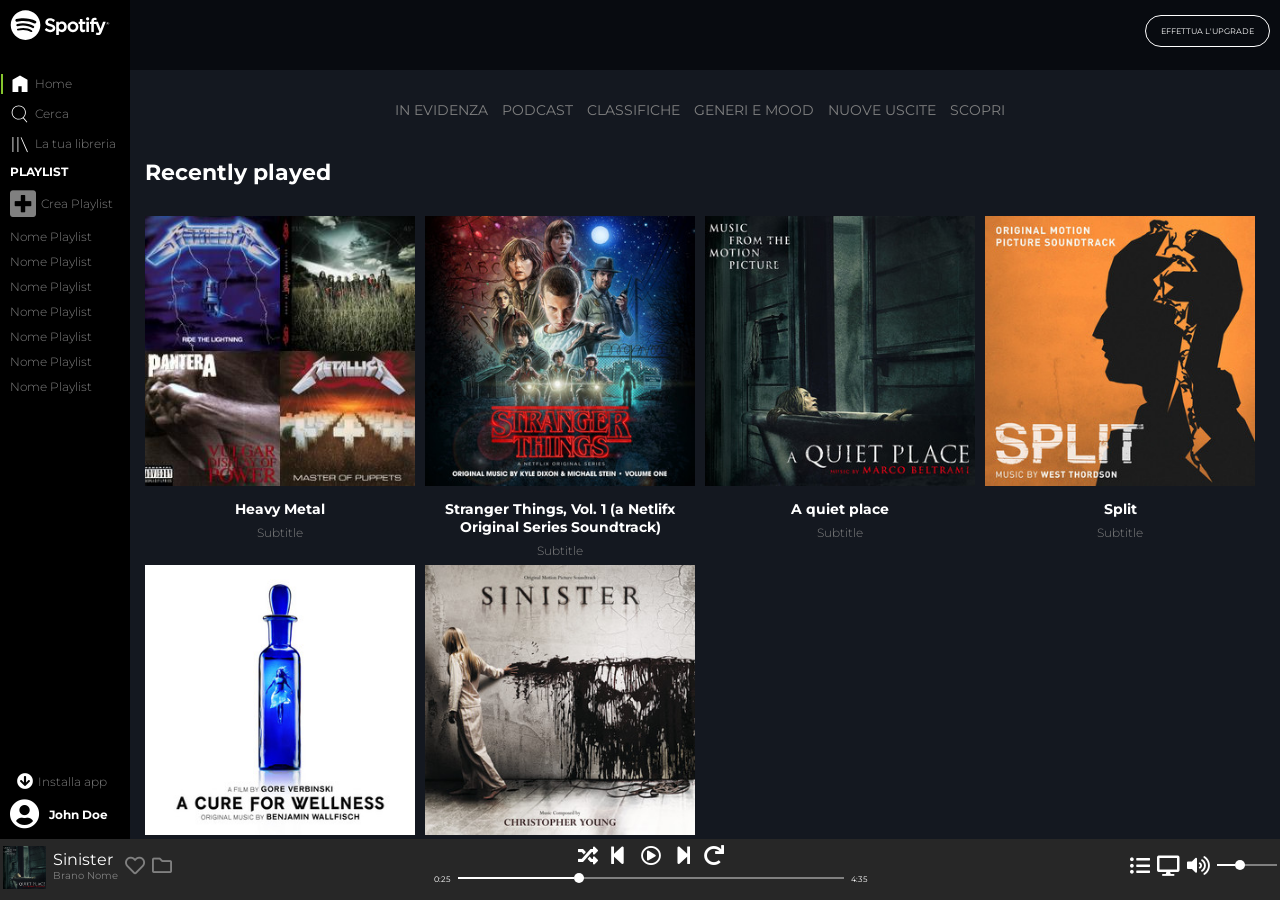
<file: index.html>
<!DOCTYPE html>
<html lang="en">
<head>
    <meta charset="UTF-8">
    <meta name="viewport" content="width=device-width, initial-scale=1.0">
    <title>Spotify clone</title>
    <!-- GOOGLE FONT -->
    <link href="https://fonts.googleapis.com/css?family=Montserrat:300,400,700&display=swap" rel="stylesheet">
    <!-- FONT AWESOME -->
    <link rel="stylesheet" href="https://cdnjs.cloudflare.com/ajax/libs/font-awesome/5.12.1/css/all.min.css">
    <link rel="stylesheet" href="shared/shared.css">
    <link rel="stylesheet" href="styles/main.css">
</head>
<body>

  <div id="app" class="u-montserrat">
      <!-- MAIN-WINDOW -->
    <main class="main-window">
        <!-- SIDEBAR -->
      <aside class="sidebar">
        <!-- SIDEBAR SECTION: NAVIGATION -->
        <section class="sidebar__navigation">

          <div class="sidebar__link u-mgtop-s u-mgbot-md">
            <img class="sidebar__logo" src="img/logo-small.svg" alt="logospot">
          </div>
          <div class="sidebar__link sidebar__link--selected">
            <a href="#">
              <img src="img/home.svg" alt="home">
              <h6>Home</h6>
            </a>
          </div>
          <div class="sidebar__link">
            <a href="#">
              <img src="img/search.svg" alt="home">
              <h6>Cerca</h6>
            </a>
          </div>
          <div class="sidebar__link">
            <a href="#">
              <img src="img/libreria.svg" alt="home">
              <h6>La tua libreria</h6>
            </a>
          </div>
          <div class="sidebar__link">
            <a href="#">
              <h5>PLAYLIST</h5>
            </a>
          </div>
          <div class="sidebar__link u-mgbot-s">
            <a href="#">
              <i class="button__plus fas fa-plus-square u-grey u-text-xl"></i>
              <h6>Crea Playlist</h6>
            </a>
          </div>
          <div class="sidebar__link playlist__item">
            <a href="#"><h6>Nome Playlist</h6></a>
          </div>
          <div class="sidebar__link playlist__item">
            <a href="#"><h6>Nome Playlist</h6></a>
          </div>
          <div class="sidebar__link playlist__item">
            <a href="#"><h6>Nome Playlist</h6></a>
          </div>
          <div class="sidebar__link playlist__item">
            <a href="#"><h6>Nome Playlist</h6></a>
          </div>
          <div class="sidebar__link playlist__item">
            <a href="#"><h6>Nome Playlist</h6></a>
          </div>
          <div class="sidebar__link playlist__item">
            <a href="#"><h6>Nome Playlist</h6></a>
          </div>
          <div class="sidebar__link playlist__item">
            <a href="#"><h6>Nome Playlist</h6></a>
          </div>

        </section>

        <!-- SIDEBAR SECTION: USER -->
        <section class="sidebar__user">

          <div class="sidebar__link">
            <a href="#">
              <i class="fas fa-arrow-circle-down u-padlx-xs"></i>
              <h6>Installa app</h6>
            </a>
          </div>
          <div class="sidebar__link u-text-center u-padbot-s">
            <a href="#">
              <i class="fas fa-user-circle u-text-xl"></i>
              <h5 class="u-padlx-s">John Doe</h5>
            </a>
          </div>

        </section>
      </aside>

      <!-- CONTENT -->
      <div class="content">
        <!-- CONTENT: HEADER -->
        <header class="content__header-bar">
          <div class="header-bar__upgrade">
            <a href="#"><h5 class="u-text-xs">EFFETTUA L'UPGRADE</h5></a>
          </div>
        </header>

        <!-- CONTENT: START THE SCROLLABLE AREA -->
        <div class="scrollable">

          <!-- CONTENT: MENU -->
          <nav class="content__menu u-text-center u-padtop-md">
            <ul class="u-vanilla-list u-inline-block">
              <li><a href="#">IN EVIDENZA</a></li>
              <li><a href="#">PODCAST</a></li>
              <li><a href="#">CLASSIFICHE</a></li>
              <li><a href="#">GENERI E MOOD</a></li>
              <li><a href="#">NUOVE USCITE</a></li>
              <li><a href="#">SCOPRI</a></li>
            </ul>
          </nav>

          <!-- CONTENT: CARDS -->

          <!-- RECENTLY CARDS -->
          <h2 class="cards-title u-padbot-md u-padtop-md u-text-bold u-text-l">Recently played</h2>
          <div class="cards-container u-text-center">

            <div class="card">
              <div class="card-logo">
                <img src="img/metal_lifting.jpg" alt="metal">
                <div class="card-layover">
                  <a href="#"><i class="far fa-play-circle u-text-xl"></i></a> 
                </div>
              </div>
              <h4 class="u-padtop-s u-padbot-xs">Heavy Metal</h4>
              <h6 class="u-padbot-xs">Subtitle</h6>
            </div>
            <div class="card">
              <div class="card-logo">
                <img src="img/stranger.jpeg" alt="stranger">
                <div class="card-layover">
                  <a href="#"><i class="far fa-play-circle u-text-xl"></i></a>
                </div>
              </div>
              <h4 class="u-padtop-s u-padbot-xs">Stranger Things, Vol. 1 (a Netlifx Original Series Soundtrack)</h4>
              <h6 class="u-padbot-xs">Subtitle</h6>
            </div>
            <div class="card">
              <div class="card-logo">
                <img src="img/aquietplace.jpeg" alt="queiet">
                <div class="card-layover">
                  <a href="#"><i class="far fa-play-circle u-text-xl"></i></a>
                </div>
              </div>

              <h4 class="u-padtop-s u-padbot-xs">A quiet place</h4>
              <h6 class="u-padbot-xs">Subtitle</h6>
            </div>
            <div class="card">
              <div class="card-logo">
                <img src="img/split.jpeg" alt="split">
                <div class="card-layover">
                  <a href="#"><i class="far fa-play-circle u-text-xl"></i></a>
                </div>
              </div>
              <h4 class="u-padtop-s u-padbot-xs">Split</h4>
              <h6 class="u-padbot-xs">Subtitle</h6>
            </div>
            <div class="card">
              <div class="card-logo">
                <img src="img/cure.jpeg" alt="cure">
                <div class="card-layover">
                  <a href="#"><i class="far fa-play-circle u-text-xl"></i></a>
                </div>
              </div>
              <h4 class="u-padtop-s u-padbot-xs">A cure for wellness</h4>
              <h6 class="u-padbot-xs">Subtitle</h6>
            </div>
            <div class="card">
              <div class="card-logo">
                <img src="img/sinister.jpeg" alt="metal">
                <div class="card-layover">
                  <a href="#"><i class="far fa-play-circle u-text-xl"></i></a>
                </div>
              </div>
              <h4 class="u-padtop-s u-padbot-xs">Sinister</h4>
              <h6 class="u-padbot-xs">Subtitle</h6>
            </div>

          </div>

          <!-- USER CARDS -->
          <h2 class="cards-title u-padbot-xs u-padtop-md u-text-bold u-text-l">Creato per John Doe</h2>
          <h6 class="u-padbot-md ">Più ascolti, più accurati saranno i suggerimenti.</h6>
          <div class="cards-container u-text-center">

            <div class="card">
              <div class="card-logo">
                <img src="img/radar.jpeg" alt="radar">
                <div class="card-layover">
                  <a href="#"><i class="far fa-play-circle u-text-xl"></i></a>
                </div>
              </div>
              <h4 class="u-padtop-s u-padbot-xs">Release Radar</h4>
            </div>
            <div class="card">
              <div class="card-logo">
                <img src="img/mixdaily.jpeg" alt="mixdaily">
                <div class="card-layover">
                  <a href="#"><i class="far fa-play-circle u-text-xl"></i></a>
                </div>
              </div>
              <h4 class="u-padtop-s u-padbot-xs">Daily Mix 1</h4>
            </div>

          </div>

          <!-- POPULAR CARDS -->
          <h2 class="cards-title u-padbot-xs u-padtop-md u-text-bold u-text-l">Artisti più popolari</h2>
          <h6 class="u-padbot-md">Più ascolti, più accurati saranno i suggerimenti.</h6>
          <div class="cards-container u-text-center">

            <div class="card">
              <div class="card-logo">
                <img class="u-radius" src="img/young.jpeg" alt="lanadelrey">
                <div class="card-layover u-radius">
                  <a href="#"><i class="far fa-play-circle u-text-xl"></i></a>
                </div>
              </div>
              <h4 class="u-padtop-s">Lana del Rey</h4>
            </div>
            <div class="card">
              <div class="card-logo">
                <img class="u-radius" src="img/einaudi.jpeg" alt="einaudi">
                <div class="card-layover u-radius">
                  <a href="#"><i class="far fa-play-circle u-text-xl"></i></a>
                </div>
              </div>
              <h4 class="u-padtop-s">Ludovico Einaudi</h4>
            </div>

          </div>

        </div>
      </div>
    </main>

    <!-- BOTTOM PLAYER -->
    <footer class="player">

      <!-- PLAYER: ALBUM -->
      <div class="album">

        <div class="album__logo">
          <img class="u-padtop-xs" src="img/aquietplace.jpeg" alt="queit">
        </div>
        <div class="album__title u-padlx-xs">
          <h5 class="u-text-xs">Sinister</h5>
          <h6 class="u-text-xs u-grey">Brano Nome</h6>
        </div>
        <div class="album__icons">
          <a href="#"><i class="far fa-heart u-text-s u-grey u-padlx-xs"></i></a>
          <a href="#"><i class="far fa-folder u-text-s u-grey u-padlx-xs"></i></a>
        </div>

      </div>

      <!-- PLAYER: MUSIC CONTROL -->
      <div class="control u-padlx-xs u-padrx-xs">

        <div class="control__cta u-padtop-xs u-text-center">
          <a href="#"><i class="fas fa-random u-text-md "></i></a>
          <a href="#"><i class="fas fa-step-backward u-text-md u-padlx-xs"></i></a>
          <a href="#"><i class="far fa-play-circle u-text-md  u-padlx-s u-padrx-s"></i></a>
          <a href="#"><i class="fas fa-step-forward u-text-md  u-padrx-xs"></i></a>
          <a href="#"><i class="fas fa-redo u-text-md "></i></a>
        </div>

        <div class="control__progress-bar u-padtop-xs">
          <h6 class="u-text-xs u-padrx-xs">0:25</h6>
          <div class="progress-bar">
            <div class="progress-bar__full"></div>
            <div class="progress-bar__progress"></div>
          </div>
          <h6 class="u-text-xs u-padlx-xs">4:35</h6>
        </div>

      </div>

      <!-- PLAYER: MUSIC VOLUME -->
      <div class="music-volume">
        <div class="volume__icons">
          <a href="#"><i class="fas fa-list-ul u-text-s u-padrx-xs"></i></a>
          <a href="#"><i class="fas fa-desktop u-text-s u-padrx-xs"></i></a>
          <a href="#"><i class="fas fa-volume-up u-text-s u-padrx-xs"></i></a>
        </div>

        <div class="progress-bar">
          <div class="progress-bar__full"></div>
          <div class="progress-bar__progress"></div>
        </div>

      </div>

    </footer>
  </div>

</body>
</html>
</file>
<file: shared/shared.css>
/* GENERAL */
* {
  margin: 0;
  padding: 0;
  box-sizing: border-box;
  font-weight: 400;
  font-size: 16px;
  color:white;
}

a{
  text-decoration: none;
}

/* UTILITY */

.u-vanilla-list{
  list-style: none;
}

.u-inline-block{
  display: inline-block;
}

.u-inline-block li{
  display: inline-block;
}

.u-block-full{
  display: block;
  width: 100%;
}

.u-relative{
  position: relative;
}

.u-radius{
  border-radius: 50%;
}

/* TEXT FONT */

.u-montserrat{
  font-family: 'Montserrat';
}

/* TEXT POSITION */

.u-text-center{
  text-align: center;
}

.u-text-rx{
  text-align: right;
}

.u-text-lx{
  text-align: left;
}

/* TEXT SIZE*/

.u-text-xs{
  font-size: 8px;
}

.u-text-s{
  font-size: 10px;
}

.u-text-md{
  font-size: 12px;
}

.u-text-l{
  font-size: 22px;
}
.u-text-xl{
  font-size: 30px;
}

/* TEXT WEIGHT*/

.u-text-light{
  font-weight: 300;
}

.u-text-normal{
  font-weight: 400;
}

.u-text-bold{
  font-weight: 700;
}

/* TEXT COLORS */
.u-grey{
  color: grey;
}

.u-white{
  color: white;
}

.u-black{
  color: black
}

.u-green{
  color: #86C52E;
}

/* MARGIN */

/* top */
.u-mgtop-xs{
  margin-top: 7px;
}

.u-mgtop-s{
  margin-top: 10px;
}

.u-mgtop-md{
  margin-top: 30px;
}

.u-mgtop-xl{
  margin-top: 60px;
}

.u-no-mgtop{
  margin-top: 0;
}

/* bottom */
.u-mgbot-xs{
  margin-bottom: 7px;
}

.u-mgbot-s{
  margin-bottom: 10px;
}

.u-mgbot-md{
  margin-bottom: 30px;
}

.u-mgbot-xl{
  margin-bottom: 60px;
}

.u-no-mgbot{
  margin-bottom: 0;
}

/* right */
.u-mgrx-xs{
  margin-right: 7px;
}

.u-mgrx-s{
  margin-right: 10px;
}

.u-mgrx-md{
  margin-right: 30px;
}

.u-mgrx-xl{
  margin-right: 60px;
}

.u-no-mgrx{
  margin-right: 0;
}

/* left */
.u-mglx-xs{
  margin-left: 7px;
}

.u-mglx-s{
  margin-left: 10px;
}

.u-mglx-md{
  margin-left: 30px;
}

.u-mglx-xl{
  margin-left: 60px;
}

.u-no-mglx{
  margin-left: 0;
}

/* PADDING */

/* top */
.u-padtop-xs{
  padding-top: 7px;
}

.u-padtop-s{
  padding-top: 10px;
}

.u-padtop-md{
  padding-top: 30px;
}

.u-padtop-xl{
  padding-top: 60px;
}

.u-no-padtop{
  padding-top: 0;
}

/* bottom */
.u-padbot-xs{
  padding-bottom: 7px;
}

.u-padbot-s{
  padding-bottom: 10px;
}

.u-padbot-md{
  padding-bottom: 30px;
}

.u-padbot-xl{
  padding-bottom: 60px;
}

.u-no-padbot{
  padding-bottom: 0;
}

/* right */
.u-padrx-xs{
  padding-right: 7px;
}

.u-padrx-s{
  padding-right: 10px;
}

.u-padrx-md{
  padding-right: 30px;
}

.u-padrx-xl{
  padding-right: 60px;
}

.u-no-padrx{
  padding-right: 0;
}

/* left */
.u-padlx-xs{
  padding-left: 7px;
}

.u-padlx-s{
  padding-left: 10px;
}

.u-padlx-md{
  padding-left: 30px;
}

.u-padlx-xl{
  padding-left: 60px;
}

.u-no-padlx{
  padding-left: 0;
}
</file>
<file: styles/main.css>
/* LAYOUT */
#app{
  display: flex;
  flex-direction: column;
  height: 100vh;
}

a *:hover{
  color: #86C52E ;
}

/* MAIN WINDOW */
.main-window{
  flex-grow: 1;
  display: flex;
}

/* SIDEBAR BEGIN */
.sidebar{
  flex-basis: 50px;
  display: flex;
  flex-direction: column;
  align-items: center;
  background-color: black;
}

.sidebar img{
  width: 20px;
}

.sidebar__link--selected{
  position: relative;
}

.sidebar__link--selected:after{
  content: "";
  position: absolute;
  height: 100%;
  left: -9px;
  bottom: 0;
  width: 2px;
  background: #86C52E;
}

.sidebar .button__plus{
  display: none;
}

.sidebar h5{
  display: none;
  font-size: 12px;
  font-weight: 700;
  color: white;
}

.sidebar h6{
  display: none;
  color: grey;
  font-weight: 300;
  font-size: 12px;
  padding-left: 5px;
}

.sidebar .playlist__item h6{
  padding-left: 0;
}

.sidebar__navigation{
  flex-grow: 1;
}

.sidebar__link a{
  display: flex;
  margin-top: 10px;
  color: grey;
  align-items: center;
}

.sidebar .sidebar__link a h6:hover{
  color: #86C52E ;
}

/* SIDEBAR END */

/* CONTENT BEGIN */
.content{
  position: relative;
  flex-grow: 1;
  background: #555;
}

/* CONTENT: HEADER */
.content__header-bar{
  position: absolute;
  top: 0;
  left: 0;
  width: 100%;
  height: 70px;
  z-index: 1;
  background: #080B10;
}

.header-bar__upgrade{
  position: absolute;
  top: 15px;
  right: 10px;
  border: 1px solid white;
  border-radius: 30px;
  padding: 10px 15px;
}

/* CONTENT: SCROLLABLE RULES*/
.scrollable{
  position: absolute;
  top: 0;
  left: 0;
  width: 100%;
  height: 100%;
  overflow-y: auto;
  padding: 70px 15px 30px;
  background-color: #141820;
}

/* CONTENT: MENU */
.content__menu li{
  padding-right: 5px;
  padding-bottom: 10px;
}

.content__menu li a{
  position: relative;
  color: grey;
  font-size: 10px;
}

.content__menu a:after{
  content: "";
  position: absolute;
  height: 2px;
  background-color: #86C52E;
  bottom: -5px;
  left: 50%;
  width: 50%;
  transform: translateX(-50%);
  opacity: 0;
}

.content__menu a:hover:after{
  opacity: 1;
}

/* CONTENT: CARDS */
.scrollable h4{
  color: white;
  font-weight: 700;
  font-size: 14px;
}

.scrollable h6{
  color: grey;
  font-weight: 300;
  font-size: 12px;
}

.cards-container{
  display: flex;
  flex-wrap: wrap;
}

.card{
  flex-basis: calc((100% / 2) - 10px);
  margin-right: 10px;
}

.card:last-child{
  margin-right: 0;
}

.card-logo{
  position: relative;
}

.card-logo img{
  width: 100%;
}

.card-layover{
  position: absolute;
  display: flex;
  align-items: center;
  justify-content: center;
  top: 0;
  left: 0;
  width: 100%;
  height: 100%;
  background: rgba(0,0,0, 0.5);
  opacity: 0;
}

.card-logo:hover .card-layover{
  opacity: 1;
}
/* CONTENT END */

/* BOTTOM PLAYER START*/
.player{
  width: 100%;
  display: flex;
  justify-content: space-between;
  background: #272727;
  padding: 0 3px 7px 3px;
}

/* PLAYER ALBUM */
.album {
  display: flex;
  align-items: center;
}

.album img{
  height: 30px;
  display: inline-block;
}

.album__icons{
  display: flex;
  flex-direction: column;
}

/* PLAYER CONTROLS */
.control{
  flex-grow: 1;
}

.control__progress-bar{
  display: flex;
  justify-content: space-between;
  align-items: center;
}

.progress-bar{
  position: relative;
  flex-grow: 1;
  width: 100%;
}

.progress-bar__full{
  position: absolute;
  bottom: 0;
  left: 0;
  height: 2px;
  width: 100%;
  background: grey;
}

.progress-bar__progress{
  position: absolute;
  bottom: 0;
  left: 0;
  height: 2px;
  width: 30%;
  background: white;
}

.progress-bar__progress:after{
  content: "";
  position: absolute;
  left: 100%;
  bottom: -4px;
  background: white;
  height: 10px;
  width: 10px;
  border-radius: 50%;
  z-index: 3;
}

/* PLAYER VOLUME */
.music-volume{
  display: flex;
  align-items: center;
}

.music-volume .progress-bar{
  width: 30px;
}

.volume__icons{
  display: flex;
}

/* BOTTOM PLAYER  END */

/* RESPONSIVE BEGIN */

/* MED DEVICES */
@media (min-width: 1024px){
  .sidebar{
    flex-basis: 130px;
    align-items: initial;
  }

  .sidebar__navigation,
  .sidebar__user{
    padding-left: 10px;
    padding-right: 10px;
  }

  .sidebar .sidebar__logo{
    content: url("../img/logo.svg");
    width: 100px;
  }

  .sidebar h5,
  .sidebar h6,
  .sidebar .button__plus{
    display: block;
  }

  .content .card{
    flex-basis: calc((100% / 4) - 10px);
  }

  .player i{
    font-size: 20px;
  }

  .player .album img{
    height: 50px;
    display: inline-block;
  }

  .player .album__title h5{
    font-size: 16px;
  }

  .player .album__title h6{
    font-size: 10px;
  }

  .player .album__icons{
    display: flex;
    flex-direction: row;
  }

  .player .control{
    margin: 0 20%;
  }

  .music-volume .progress-bar{
    width: 60px;
  }

  .content__menu li{
    padding-right: 10px;
  }

  .content__menu li a{
    position: relative;
    color: grey;
    font-size: 14px;
  }
}

/* LARGE DEVICE */
@media (min-width: 1920px){
  .content .card{
    flex-basis: calc((100% / 6) - 10px);
  }

}
/* RESPONSIVE END */
</file>
